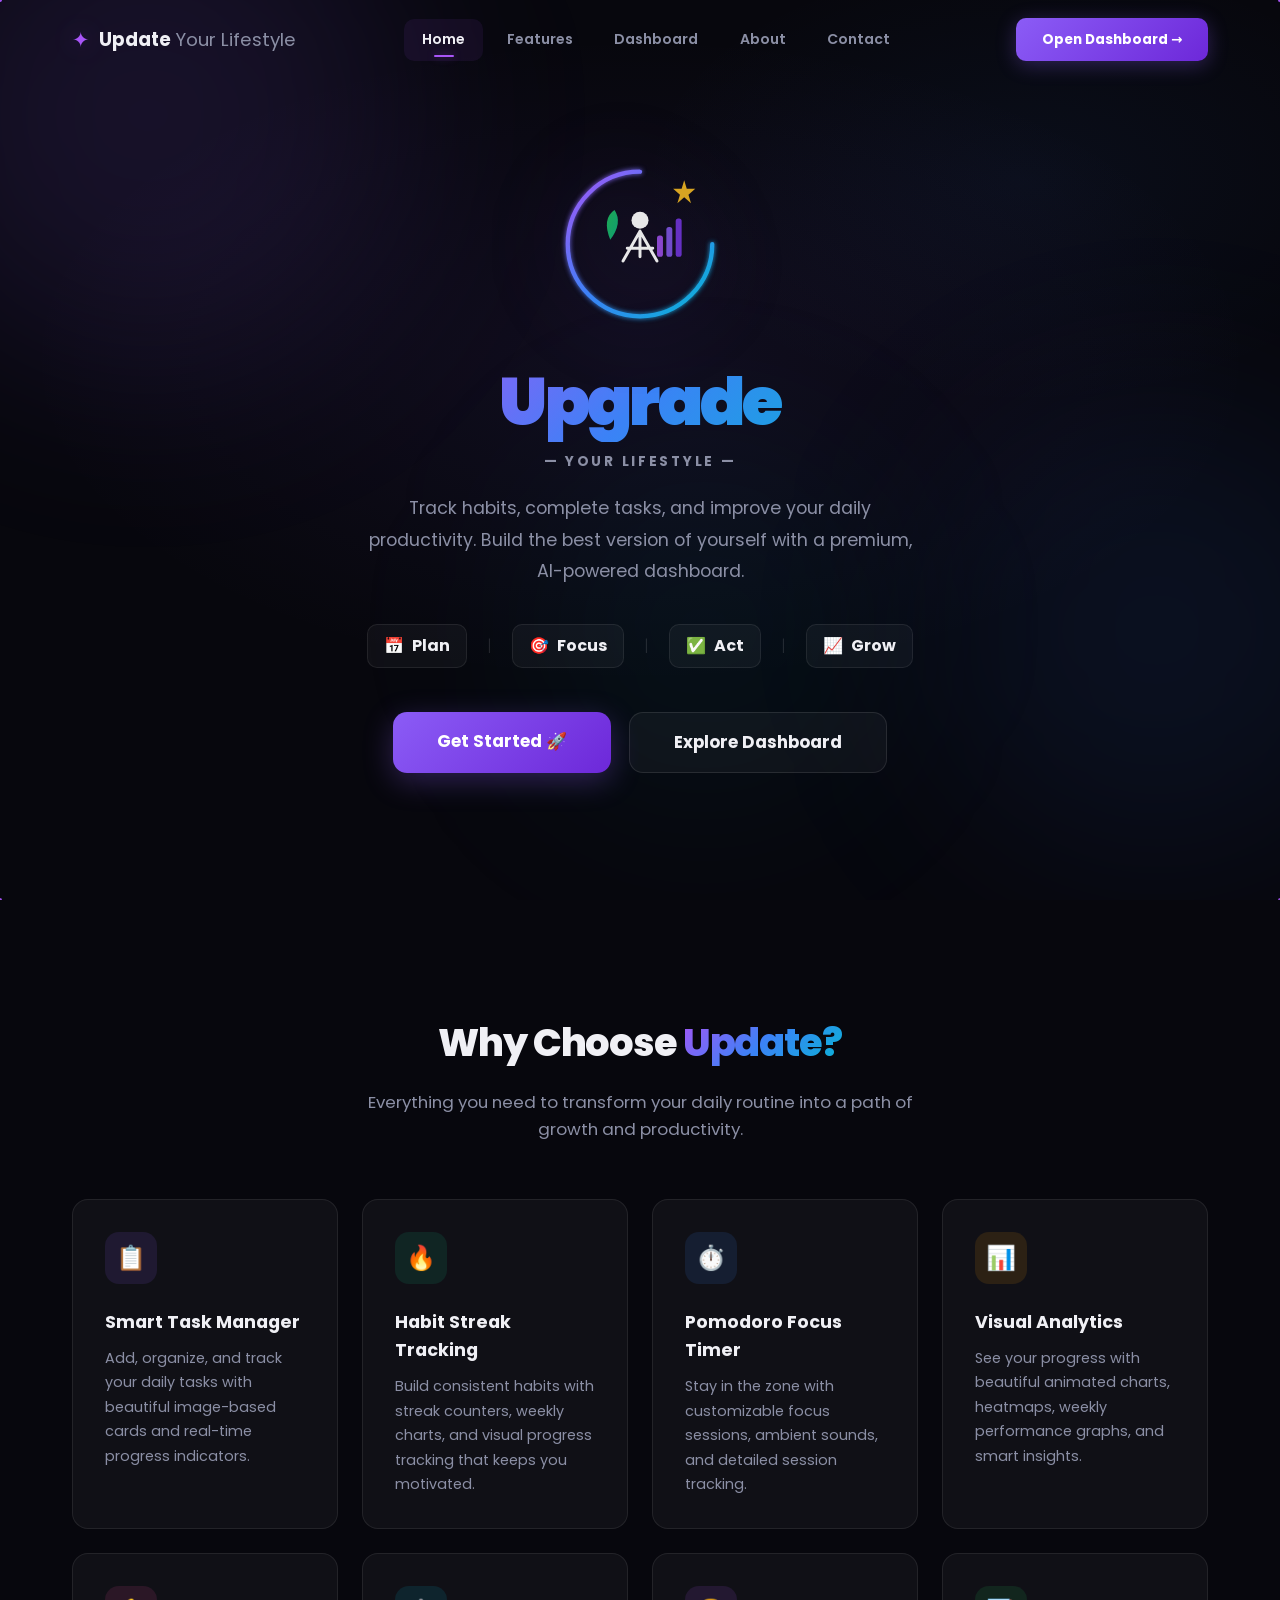
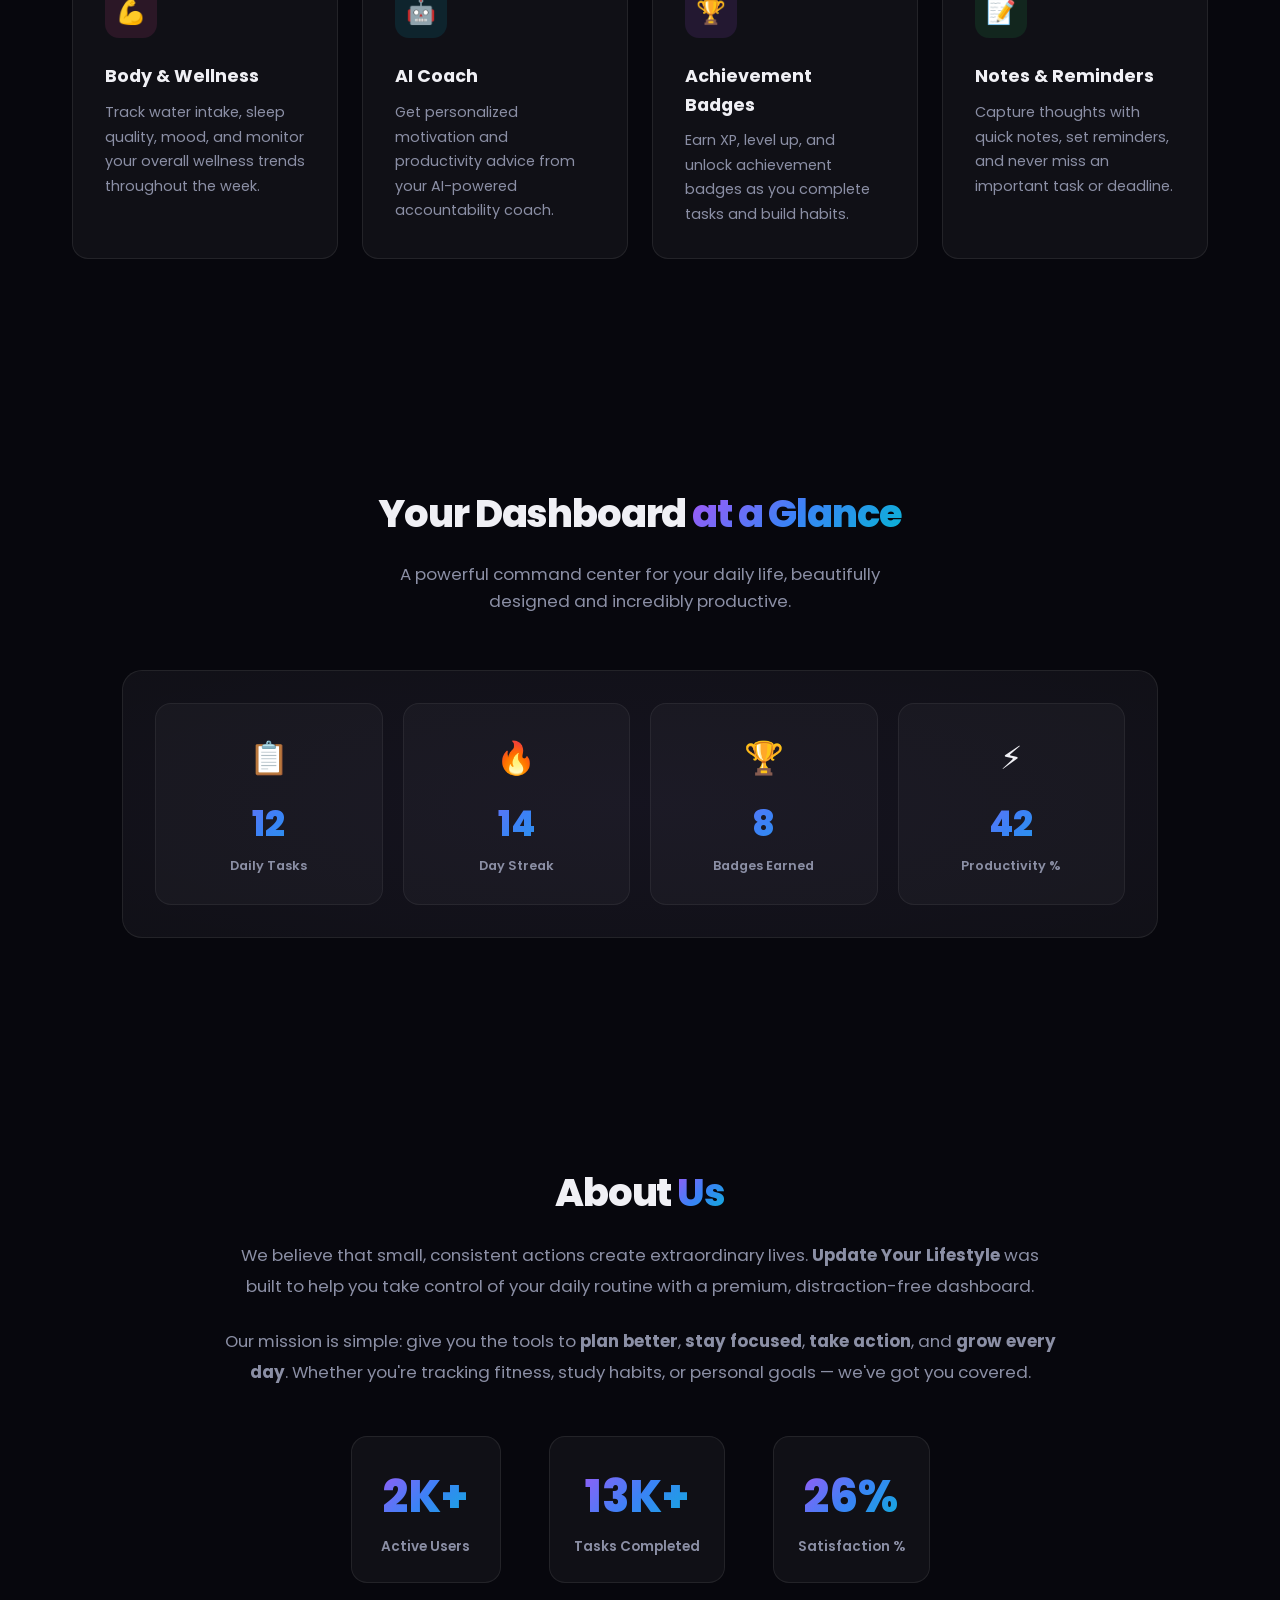
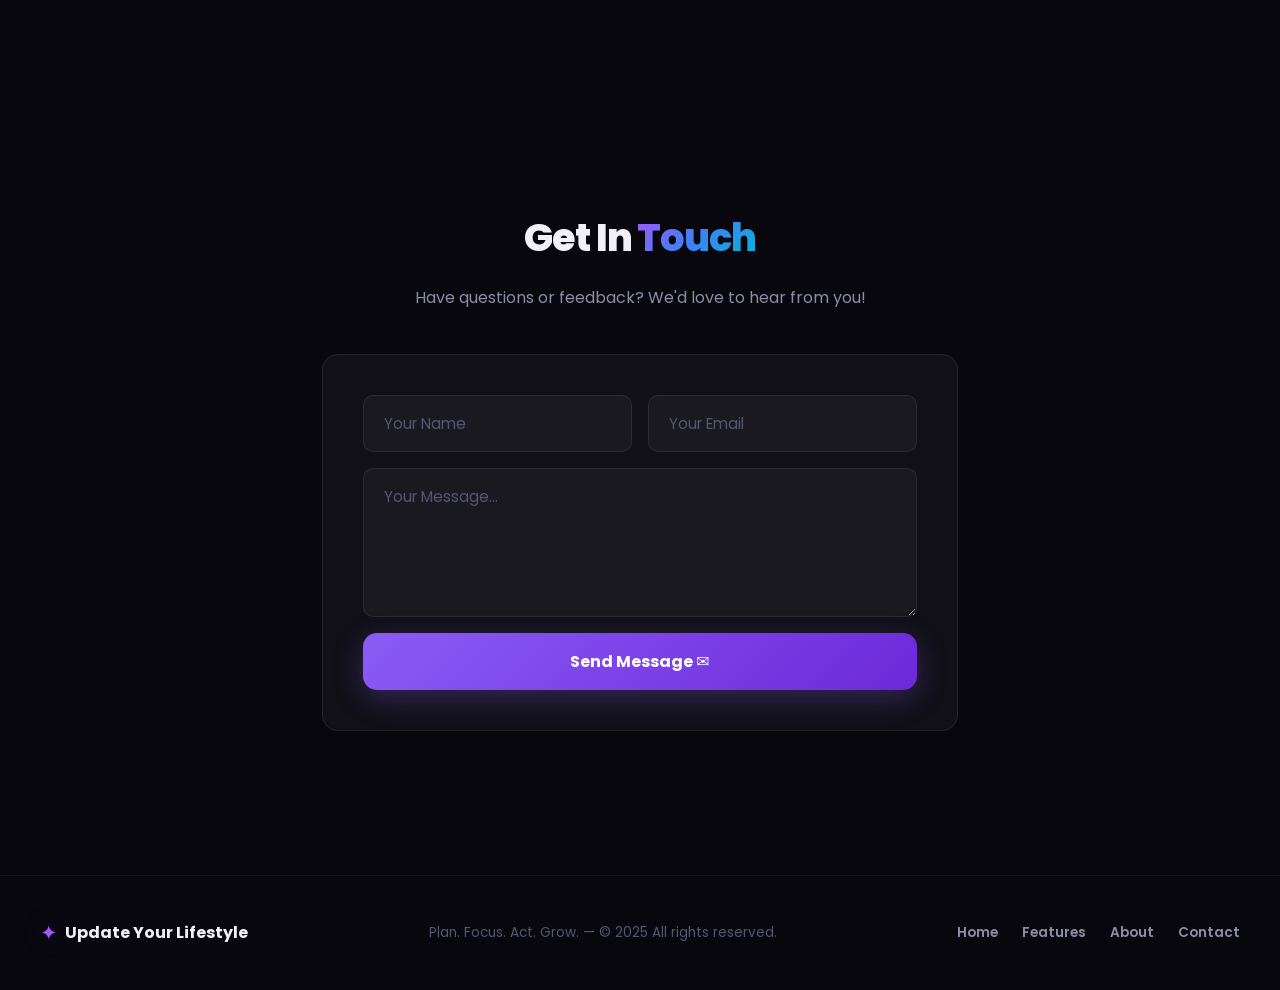
<file: index.html>
<!DOCTYPE html>
<html lang="en">
<head>
    <meta charset="UTF-8">
    <meta name="viewport" content="width=device-width, initial-scale=1.0">
    <title>Update Your Lifestyle — Upgrade Your Daily Productivity</title>
    <meta name="description" content="Track habits, complete tasks, and improve your daily productivity with a premium futuristic dashboard. Plan. Focus. Act. Grow.">
    <link rel="stylesheet" href="css/landing.css">
</head>
<body>
    <!-- Navigation -->
    <nav class="navbar" id="navbar">
        <div class="nav-container">
            <a href="#" class="nav-logo">
                <span class="logo-icon">✦</span>
                <span>Update <em>Your Lifestyle</em></span>
            </a>
            <div class="nav-links" id="nav-links">
                <a href="#hero" class="nav-link active">Home</a>
                <a href="#features" class="nav-link">Features</a>
                <a href="#dashboard-preview" class="nav-link">Dashboard</a>
                <a href="#about" class="nav-link">About</a>
                <a href="#contact" class="nav-link">Contact</a>
            </div>
            <a href="dashboard.html" class="nav-cta">Open Dashboard →</a>
            <button class="hamburger" id="hamburger" aria-label="Menu">
                <span></span><span></span><span></span>
            </button>
        </div>
    </nav>

    <!-- Hero Section -->
    <section class="hero" id="hero">
        <canvas id="particles" class="particles-canvas"></canvas>
        <div class="hero-bg-orbs">
            <div class="orb orb-1"></div>
            <div class="orb orb-2"></div>
            <div class="orb orb-3"></div>
        </div>
        <div class="hero-content">
            <div class="logo-emblem">
                <svg viewBox="0 0 200 200" width="170" height="170" class="logo-svg">
                    <defs>
                        <linearGradient id="ringGrad" x1="0%" y1="0%" x2="100%" y2="100%">
                            <stop offset="0%" stop-color="#a855f7"/>
                            <stop offset="50%" stop-color="#3b82f6"/>
                            <stop offset="100%" stop-color="#06b6d4"/>
                        </linearGradient>
                        <linearGradient id="leafGrad" x1="0%" y1="0%" x2="100%" y2="100%">
                            <stop offset="0%" stop-color="#22c55e"/>
                            <stop offset="100%" stop-color="#10b981"/>
                        </linearGradient>
                        <filter id="glow">
                            <feGaussianBlur stdDeviation="3" result="coloredBlur"/>
                            <feMerge><feMergeNode in="coloredBlur"/><feMergeNode in="SourceGraphic"/></feMerge>
                        </filter>
                    </defs>
                    <circle cx="100" cy="100" r="85" fill="none" stroke="url(#ringGrad)" stroke-width="5" stroke-linecap="round" stroke-dasharray="400 134" filter="url(#glow)"/>
                    <circle cx="100" cy="72" r="10" fill="white" opacity=".9"/>
                    <path d="M100 85 L80 120 M100 85 L120 120 M100 85 L100 115 M85 105 L115 105" stroke="white" stroke-width="3.5" stroke-linecap="round" fill="none" opacity=".9"/>
                    <path d="M65 95 Q55 70 70 60 Q80 75 65 95Z" fill="url(#leafGrad)" opacity=".85"/>
                    <rect x="120" y="90" width="7" height="25" rx="3" fill="#a855f7" opacity=".8"/>
                    <rect x="131" y="80" width="7" height="35" rx="3" fill="#8b5cf6" opacity=".8"/>
                    <rect x="142" y="70" width="7" height="45" rx="3" fill="#7c3aed" opacity=".8"/>
                    <polygon points="152,25 155,35 165,35 157,42 160,52 152,45 144,52 147,42 139,35 149,35" fill="#fbbf24" opacity=".85"/>
                </svg>
            </div>
            <h1 class="hero-title">
                <span class="gradient-text typewriter" id="hero-typed"></span>
                <span class="subtitle anim-slide-up" style="animation-delay:.8s">— YOUR LIFESTYLE —</span>
            </h1>
            <p class="hero-desc anim-slide-up" style="animation-delay:1s">Track habits, complete tasks, and improve your daily productivity. Build the best version of yourself with a premium, AI-powered dashboard.</p>
            <div class="hero-pillars anim-slide-up" style="animation-delay:1.2s">
                <div class="pillar"><span>📅</span> Plan</div>
                <div class="pillar-divider">|</div>
                <div class="pillar"><span>🎯</span> Focus</div>
                <div class="pillar-divider">|</div>
                <div class="pillar"><span>✅</span> Act</div>
                <div class="pillar-divider">|</div>
                <div class="pillar"><span>📈</span> Grow</div>
            </div>
            <div class="hero-buttons anim-slide-up" style="animation-delay:1.4s">
                <a href="dashboard.html" class="btn-hero btn-glow">Get Started 🚀</a>
                <a href="#dashboard-preview" class="btn-hero-outline">Explore Dashboard</a>
            </div>
        </div>
    </section>

    <!-- Features Section -->
    <section class="features" id="features">
        <h2 class="section-title">Why Choose <span class="gradient-text">Update?</span></h2>
        <p class="section-subtitle">Everything you need to transform your daily routine into a path of growth and productivity.</p>
        <div class="features-grid" id="features-grid">
            <div class="feature-card">
                <div class="feature-icon" style="background:rgba(139,92,246,.12);color:#a855f7;">📋</div>
                <h3>Smart Task Manager</h3>
                <p>Add, organize, and track your daily tasks with beautiful image-based cards and real-time progress indicators.</p>
            </div>
            <div class="feature-card">
                <div class="feature-icon" style="background:rgba(16,185,129,.12);color:#10b981;">🔥</div>
                <h3>Habit Streak Tracking</h3>
                <p>Build consistent habits with streak counters, weekly charts, and visual progress tracking that keeps you motivated.</p>
            </div>
            <div class="feature-card">
                <div class="feature-icon" style="background:rgba(59,130,246,.12);color:#3b82f6;">⏱️</div>
                <h3>Pomodoro Focus Timer</h3>
                <p>Stay in the zone with customizable focus sessions, ambient sounds, and detailed session tracking.</p>
            </div>
            <div class="feature-card">
                <div class="feature-icon" style="background:rgba(245,158,11,.12);color:#f59e0b;">📊</div>
                <h3>Visual Analytics</h3>
                <p>See your progress with beautiful animated charts, heatmaps, weekly performance graphs, and smart insights.</p>
            </div>
            <div class="feature-card">
                <div class="feature-icon" style="background:rgba(236,72,153,.12);color:#ec4899;">💪</div>
                <h3>Body & Wellness</h3>
                <p>Track water intake, sleep quality, mood, and monitor your overall wellness trends throughout the week.</p>
            </div>
            <div class="feature-card">
                <div class="feature-icon" style="background:rgba(6,182,212,.12);color:#06b6d4;">🤖</div>
                <h3>AI Coach</h3>
                <p>Get personalized motivation and productivity advice from your AI-powered accountability coach.</p>
            </div>
            <div class="feature-card">
                <div class="feature-icon" style="background:rgba(168,85,247,.12);color:#a855f7;">🏆</div>
                <h3>Achievement Badges</h3>
                <p>Earn XP, level up, and unlock achievement badges as you complete tasks and build habits.</p>
            </div>
            <div class="feature-card">
                <div class="feature-icon" style="background:rgba(34,197,94,.12);color:#22c55e;">📝</div>
                <h3>Notes & Reminders</h3>
                <p>Capture thoughts with quick notes, set reminders, and never miss an important task or deadline.</p>
            </div>
        </div>
    </section>

    <!-- Dashboard Preview Section -->
    <section class="dashboard-preview" id="dashboard-preview">
        <h2 class="section-title">Your Dashboard <span class="gradient-text">at a Glance</span></h2>
        <p class="section-subtitle">A powerful command center for your daily life, beautifully designed and incredibly productive.</p>
        <div class="preview-container">
            <div class="preview-stats" id="preview-stats">
                <div class="preview-stat">
                    <span class="preview-stat-icon">📋</span>
                    <span class="preview-stat-value" data-target="12">0</span>
                    <span class="preview-stat-label">Daily Tasks</span>
                </div>
                <div class="preview-stat">
                    <span class="preview-stat-icon">🔥</span>
                    <span class="preview-stat-value" data-target="21">0</span>
                    <span class="preview-stat-label">Day Streak</span>
                </div>
                <div class="preview-stat">
                    <span class="preview-stat-icon">🏆</span>
                    <span class="preview-stat-value" data-target="8">0</span>
                    <span class="preview-stat-label">Badges Earned</span>
                </div>
                <div class="preview-stat">
                    <span class="preview-stat-icon">⚡</span>
                    <span class="preview-stat-value" data-target="94">0</span>
                    <span class="preview-stat-label">Productivity %</span>
                </div>
            </div>
        </div>
    </section>

    <!-- About Section -->
    <section class="about" id="about">
        <div class="about-content">
            <h2 class="section-title">About <span class="gradient-text">Us</span></h2>
            <p class="about-text">We believe that small, consistent actions create extraordinary lives. <strong>Update Your Lifestyle</strong> was built to help you take control of your daily routine with a premium, distraction-free dashboard.</p>
            <p class="about-text">Our mission is simple: give you the tools to <strong>plan better</strong>, <strong>stay focused</strong>, <strong>take action</strong>, and <strong>grow every day</strong>. Whether you're tracking fitness, study habits, or personal goals — we've got you covered.</p>
            <div class="about-stats" id="about-stats">
                <div class="about-stat"><strong data-count="10000">0</strong><span>Active Users</span></div>
                <div class="about-stat"><strong data-count="50000">0</strong><span>Tasks Completed</span></div>
                <div class="about-stat"><strong data-count="98">0</strong><span>Satisfaction %</span></div>
            </div>
        </div>
    </section>

    <!-- Contact Section -->
    <section class="contact" id="contact">
        <h2 class="section-title">Get In <span class="gradient-text">Touch</span></h2>
        <p class="contact-desc">Have questions or feedback? We'd love to hear from you!</p>
        <form class="contact-form" id="contact-form">
            <div class="form-row">
                <input type="text" placeholder="Your Name" required>
                <input type="email" placeholder="Your Email" required>
            </div>
            <textarea placeholder="Your Message..." rows="5" required></textarea>
            <button type="submit" class="btn-hero">Send Message ✉️</button>
        </form>
    </section>

    <!-- Footer -->
    <footer class="footer">
        <div class="footer-content">
            <div class="footer-logo">
                <span class="logo-icon">✦</span> Update Your Lifestyle
            </div>
            <p>Plan. Focus. Act. Grow. — © 2025 All rights reserved.</p>
            <div class="footer-links">
                <a href="#hero">Home</a>
                <a href="#features">Features</a>
                <a href="#about">About</a>
                <a href="#contact">Contact</a>
            </div>
        </div>
    </footer>

    <script>
    // ===== Smooth Scroll =====
    document.querySelectorAll('a[href^="#"]').forEach(a => {
        a.addEventListener('click', e => {
            e.preventDefault();
            const target = document.querySelector(a.getAttribute('href'));
            if (target) {
                target.scrollIntoView({ behavior: 'smooth', block: 'start' });
                // Close mobile menu
                document.getElementById('hamburger').classList.remove('active');
                document.getElementById('nav-links').classList.remove('open');
            }
        });
    });

    // ===== Navbar Scroll Effect =====
    let lastScroll = 0;
    window.addEventListener('scroll', () => {
        const navbar = document.getElementById('navbar');
        navbar.classList.toggle('scrolled', window.scrollY > 40);
        
        // Update active nav link based on scroll position
        const sections = ['hero', 'features', 'dashboard-preview', 'about', 'contact'];
        const scrollPos = window.scrollY + 200;
        sections.forEach(id => {
            const section = document.getElementById(id);
            if (section && scrollPos >= section.offsetTop && scrollPos < section.offsetTop + section.offsetHeight) {
                document.querySelectorAll('.nav-link').forEach(l => l.classList.remove('active'));
                const activeLink = document.querySelector(`.nav-link[href="#${id}"]`);
                if (activeLink) activeLink.classList.add('active');
            }
        });
    });

    // ===== Hamburger Menu =====
    document.getElementById('hamburger').addEventListener('click', function() {
        this.classList.toggle('active');
        document.getElementById('nav-links').classList.toggle('open');
    });

    // ===== Contact Form =====
    document.getElementById('contact-form').addEventListener('submit', e => {
        e.preventDefault();
        alert('Thank you! Your message has been sent.');
        e.target.reset();
    });

    // ===== Typing Effect =====
    const typed = document.getElementById('hero-typed');
    const word = 'Upgrade';
    let ci = 0;
    function typeChar() {
        if (ci < word.length) {
            typed.textContent += word[ci];
            ci++;
            setTimeout(typeChar, 100);
        } else {
            typed.classList.add('typed-done');
        }
    }
    setTimeout(typeChar, 500);

    // ===== Scroll Reveal (Intersection Observer) =====
    const revealObserver = new IntersectionObserver(entries => {
        entries.forEach(entry => {
            if (entry.isIntersecting) {
                entry.target.classList.add('visible');
                revealObserver.unobserve(entry.target);
            }
        });
    }, { threshold: .1, rootMargin: '0px 0px -40px 0px' });

    document.querySelectorAll('.feature-card, .about-content, .contact-form, .about-stat, .preview-stat, .preview-container').forEach(el => {
        el.classList.add('fade-observe');
        revealObserver.observe(el);
    });

    // Stagger feature cards
    document.querySelectorAll('.feature-card').forEach((c, i) => {
        c.style.transitionDelay = i * 0.08 + 's';
    });

    // ===== About Counter Animation =====
    let aboutCounted = false;
    const aboutObs = new IntersectionObserver(entries => {
        entries.forEach(e => {
            if (e.isIntersecting && !aboutCounted) {
                aboutCounted = true;
                document.querySelectorAll('[data-count]').forEach(el => {
                    const target = parseInt(el.dataset.count);
                    let current = 0;
                    const step = Math.ceil(target / 50);
                    const timer = setInterval(() => {
                        current += step;
                        if (current >= target) { current = target; clearInterval(timer); }
                        el.textContent = target >= 10000 ? Math.floor(current / 1000) + 'K+' : current + (target === 98 ? '%' : '+');
                    }, 35);
                });
            }
        });
    }, { threshold: .3 });
    aboutObs.observe(document.getElementById('about-stats'));

    // ===== Dashboard Preview Counter Animation =====
    let previewCounted = false;
    const previewObs = new IntersectionObserver(entries => {
        entries.forEach(e => {
            if (e.isIntersecting && !previewCounted) {
                previewCounted = true;
                document.querySelectorAll('[data-target]').forEach(el => {
                    const target = parseInt(el.dataset.target);
                    let current = 0;
                    const step = Math.max(1, Math.ceil(target / 40));
                    const timer = setInterval(() => {
                        current += step;
                        if (current >= target) { current = target; clearInterval(timer); }
                        el.textContent = current;
                    }, 40);
                });
            }
        });
    }, { threshold: .3 });
    previewObs.observe(document.getElementById('preview-stats'));

    // ===== Particle System (Optimized) =====
    const canvas = document.getElementById('particles');
    const ctx = canvas.getContext('2d');
    let W, H;
    function resizeCanvas() {
        W = canvas.width = window.innerWidth;
        H = canvas.height = window.innerHeight;
    }
    resizeCanvas();
    window.addEventListener('resize', resizeCanvas);

    // Fewer particles for performance
    const particles = [];
    const PARTICLE_COUNT = Math.min(45, Math.floor(window.innerWidth / 30));
    for (let i = 0; i < PARTICLE_COUNT; i++) {
        particles.push({
            x: Math.random() * W,
            y: Math.random() * H,
            r: Math.random() * 1.8 + .4,
            dx: (Math.random() - .5) * .35,
            dy: (Math.random() - .5) * .35,
            o: Math.random() * .4 + .15
        });
    }

    let animFrame;
    function drawParticles() {
        ctx.clearRect(0, 0, W, H);
        
        for (let i = 0; i < particles.length; i++) {
            const p = particles[i];
            p.x += p.dx;
            p.y += p.dy;
            if (p.x < 0) p.x = W;
            if (p.x > W) p.x = 0;
            if (p.y < 0) p.y = H;
            if (p.y > H) p.y = 0;
            
            ctx.beginPath();
            ctx.arc(p.x, p.y, p.r, 0, Math.PI * 2);
            ctx.fillStyle = `rgba(168, 85, 247, ${p.o})`;
            ctx.fill();
        }
        
        // Connect nearby particles (limited for performance)
        for (let i = 0; i < particles.length; i++) {
            for (let j = i + 1; j < particles.length; j++) {
                const dx = particles[i].x - particles[j].x;
                const dy = particles[i].y - particles[j].y;
                const d = dx * dx + dy * dy;
                if (d < 14400) { // 120px squared
                    ctx.beginPath();
                    ctx.moveTo(particles[i].x, particles[i].y);
                    ctx.lineTo(particles[j].x, particles[j].y);
                    ctx.strokeStyle = `rgba(168, 85, 247, ${0.06 * (1 - Math.sqrt(d) / 120)})`;
                    ctx.lineWidth = 0.5;
                    ctx.stroke();
                }
            }
        }
        animFrame = requestAnimationFrame(drawParticles);
    }
    
    // Only animate when hero is visible
    const heroObs = new IntersectionObserver(entries => {
        entries.forEach(e => {
            if (e.isIntersecting) {
                if (!animFrame) drawParticles();
            } else {
                cancelAnimationFrame(animFrame);
                animFrame = null;
            }
        });
    }, { threshold: 0 });
    heroObs.observe(document.getElementById('hero'));
    </script>
</body>
</html>
</file>
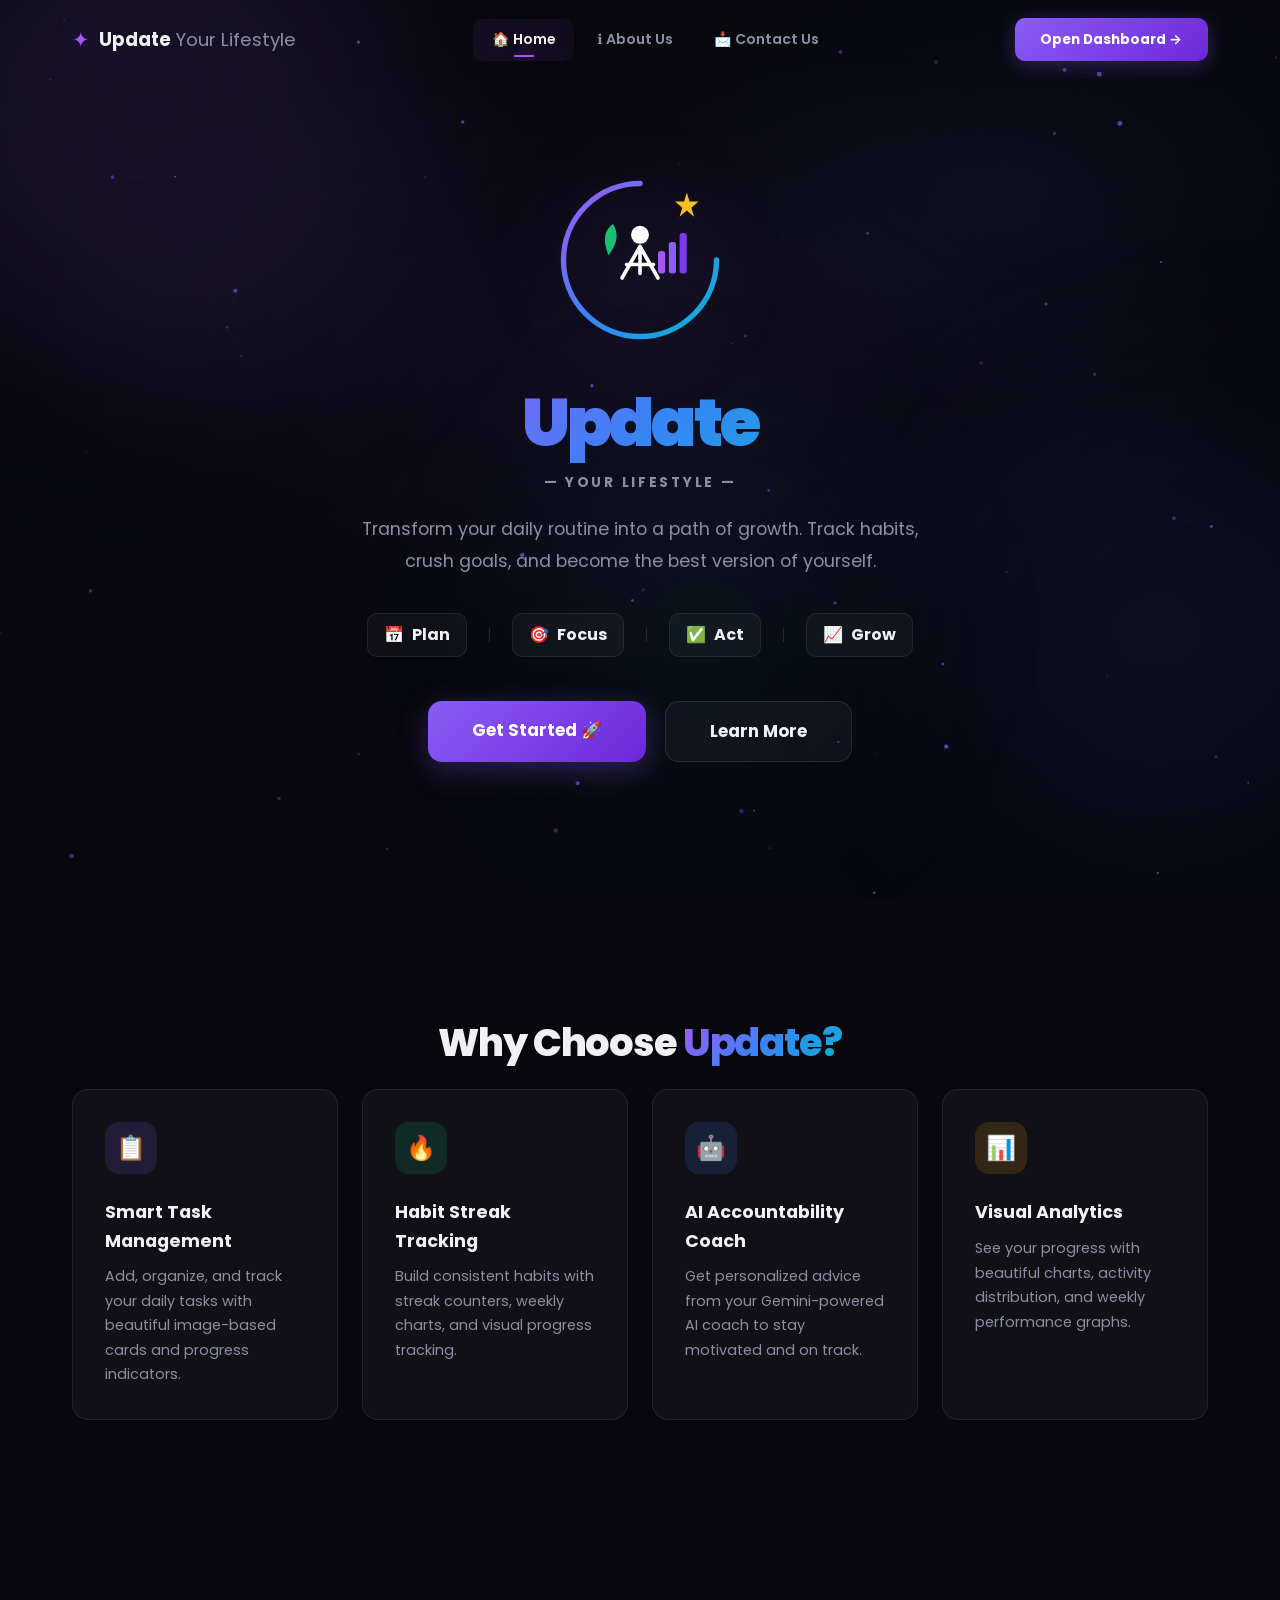
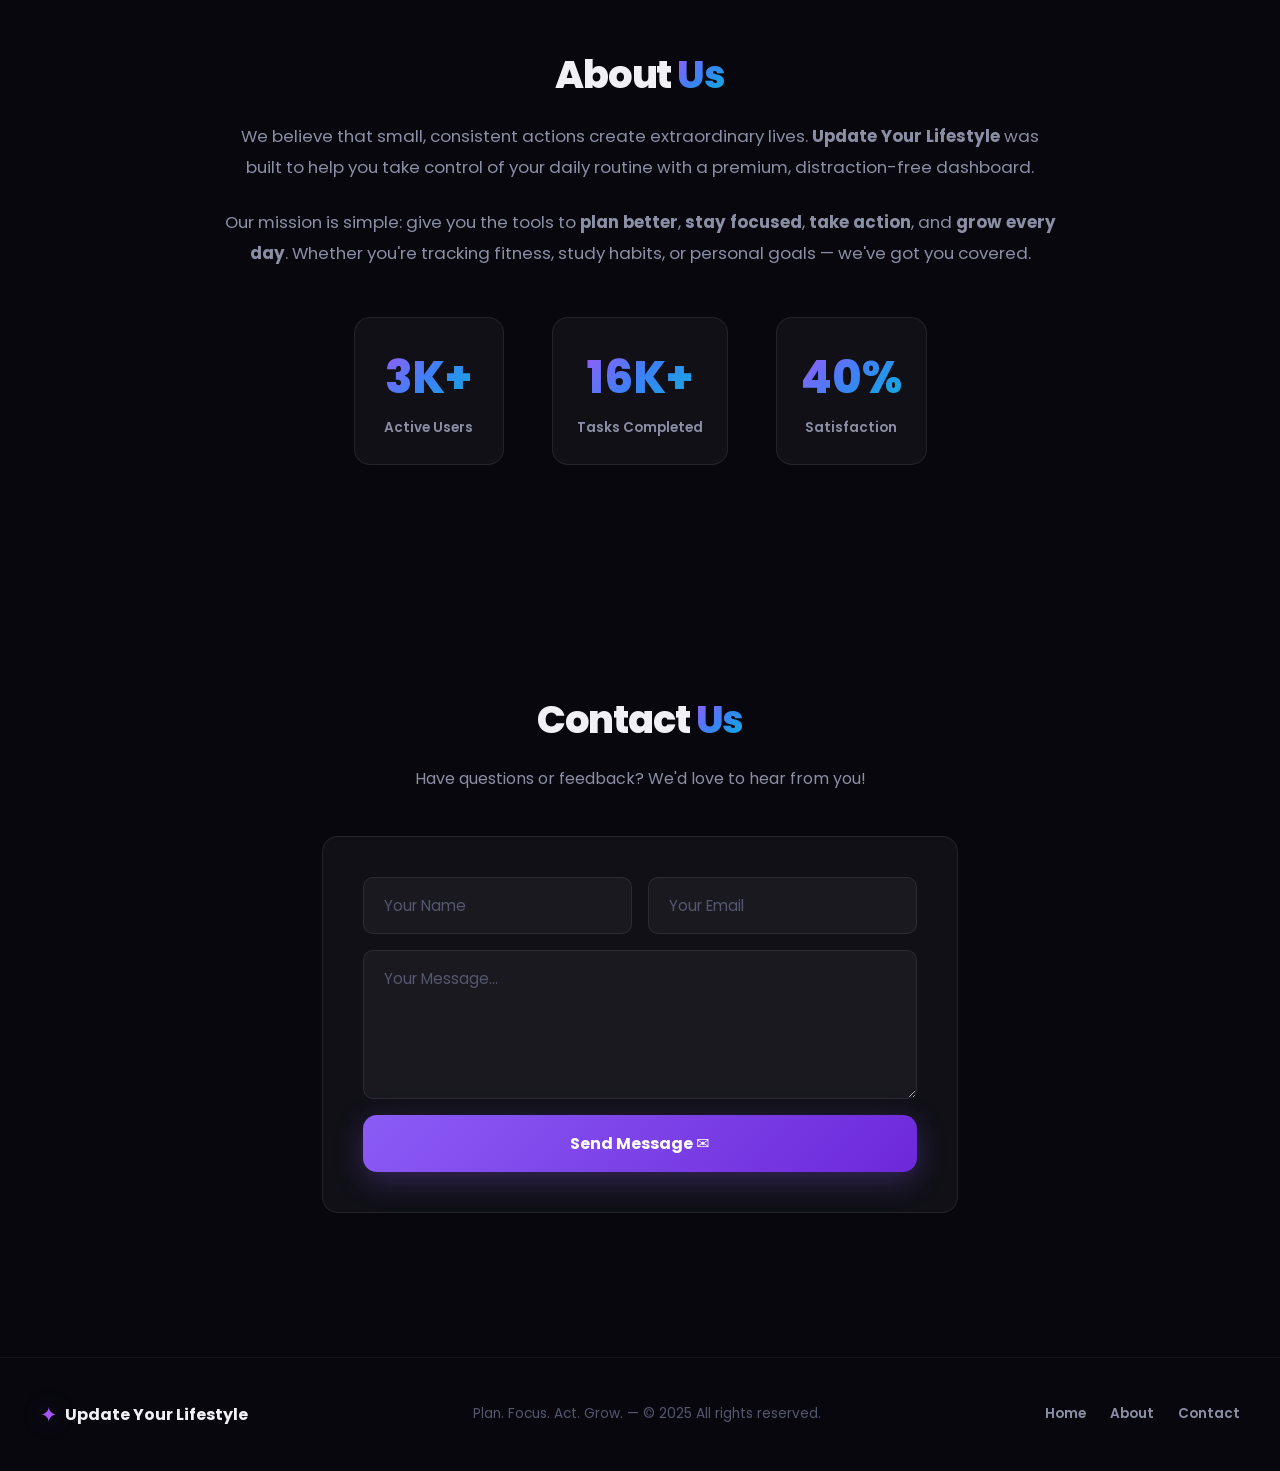
<file: landing.html>
<!DOCTYPE html>
<html lang="en">
<head>
    <meta charset="UTF-8">
    <meta name="viewport" content="width=device-width, initial-scale=1.0">
    <title>Update Your Lifestyle - Plan. Focus. Act. Grow.</title>
    <link href="https://fonts.googleapis.com/css2?family=Inter:wght@300;400;500;600;700;800;900&display=swap" rel="stylesheet">
    <link rel="stylesheet" href="css/landing.css">
</head>
<body>
    <!-- Navigation -->
    <nav class="navbar" id="navbar">
        <div class="nav-container">
            <a href="#" class="nav-logo">
                <span class="logo-icon">✦</span>
                <span>Update <em>Your Lifestyle</em></span>
            </a>
            <div class="nav-links">
                <a href="index.html" class="nav-link active">🏠 Home</a>
                <a href="#about" class="nav-link">ℹ️ About Us</a>
                <a href="#contact" class="nav-link">📩 Contact Us</a>
            </div>
            <a href="index.html" class="nav-cta">Open Dashboard →</a>
            <button class="hamburger" id="hamburger" aria-label="Menu">
                <span></span><span></span><span></span>
            </button>
        </div>
    </nav>

    <!-- Hero Section -->
    <section class="hero" id="hero">
        <canvas id="particles" class="particles-canvas"></canvas>
        <div class="hero-bg-orbs">
            <div class="orb orb-1"></div>
            <div class="orb orb-2"></div>
            <div class="orb orb-3"></div>
        </div>
        <div class="hero-content">
            <div class="logo-emblem">
                <svg viewBox="0 0 200 200" width="180" height="180" class="logo-svg">
                    <!-- Gradient ring -->
                    <defs>
                        <linearGradient id="ringGrad" x1="0%" y1="0%" x2="100%" y2="100%">
                            <stop offset="0%" stop-color="#a855f7"/>
                            <stop offset="50%" stop-color="#3b82f6"/>
                            <stop offset="100%" stop-color="#06b6d4"/>
                        </linearGradient>
                        <linearGradient id="leafGrad" x1="0%" y1="0%" x2="100%" y2="100%">
                            <stop offset="0%" stop-color="#22c55e"/>
                            <stop offset="100%" stop-color="#10b981"/>
                        </linearGradient>
                    </defs>
                    <!-- Ring -->
                    <circle cx="100" cy="100" r="85" fill="none" stroke="url(#ringGrad)" stroke-width="6" stroke-linecap="round" stroke-dasharray="400 134"/>
                    <!-- Person figure -->
                    <circle cx="100" cy="72" r="10" fill="white"/>
                    <path d="M100 85 L80 120 M100 85 L120 120 M100 85 L100 115 M85 105 L115 105" stroke="white" stroke-width="4" stroke-linecap="round" fill="none"/>
                    <!-- Leaf -->
                    <path d="M65 95 Q55 70 70 60 Q80 75 65 95Z" fill="url(#leafGrad)"/>
                    <!-- Bars -->
                    <rect x="120" y="90" width="8" height="25" rx="3" fill="#a855f7"/>
                    <rect x="132" y="80" width="8" height="35" rx="3" fill="#8b5cf6"/>
                    <rect x="144" y="70" width="8" height="45" rx="3" fill="#7c3aed"/>
                    <!-- Star -->
                    <polygon points="152,25 155,35 165,35 157,42 160,52 152,45 144,52 147,42 139,35 149,35" fill="#fbbf24"/>
                </svg>
            </div>
            <h1 class="hero-title">
                <span class="gradient-text typewriter" id="hero-typed"></span>
                <span class="subtitle anim-slide-up" style="animation-delay:.8s">— YOUR LIFESTYLE —</span>
            </h1>
            <p class="hero-desc anim-slide-up" style="animation-delay:1s">Transform your daily routine into a path of growth. Track habits, crush goals, and become the best version of yourself.</p>
            <div class="hero-pillars">
                <div class="pillar"><span>📅</span> Plan</div>
                <div class="pillar-divider">|</div>
                <div class="pillar"><span>🎯</span> Focus</div>
                <div class="pillar-divider">|</div>
                <div class="pillar"><span>✅</span> Act</div>
                <div class="pillar-divider">|</div>
                <div class="pillar"><span>📈</span> Grow</div>
            </div>
            <div class="hero-buttons anim-slide-up" style="animation-delay:1.4s">
                <a href="index.html" class="btn-hero btn-glow">Get Started 🚀</a>
                <a href="#about" class="btn-hero-outline">Learn More</a>
            </div>
        </div>
    </section>

    <!-- Features Section -->
    <section class="features" id="features">
        <h2 class="section-title">Why Choose <span class="gradient-text">Update?</span></h2>
        <div class="features-grid" id="features-grid">
            <div class="feature-card">
                <div class="feature-icon" style="background:rgba(139,92,246,.15);color:#a855f7;">📋</div>
                <h3>Smart Task Management</h3>
                <p>Add, organize, and track your daily tasks with beautiful image-based cards and progress indicators.</p>
            </div>
            <div class="feature-card">
                <div class="feature-icon" style="background:rgba(16,185,129,.15);color:#10b981;">🔥</div>
                <h3>Habit Streak Tracking</h3>
                <p>Build consistent habits with streak counters, weekly charts, and visual progress tracking.</p>
            </div>
            <div class="feature-card">
                <div class="feature-icon" style="background:rgba(59,130,246,.15);color:#3b82f6;">🤖</div>
                <h3>AI Accountability Coach</h3>
                <p>Get personalized advice from your Gemini-powered AI coach to stay motivated and on track.</p>
            </div>
            <div class="feature-card">
                <div class="feature-icon" style="background:rgba(245,158,11,.15);color:#f59e0b;">📊</div>
                <h3>Visual Analytics</h3>
                <p>See your progress with beautiful charts, activity distribution, and weekly performance graphs.</p>
            </div>
        </div>
    </section>

    <!-- About Section -->
    <section class="about" id="about">
        <div class="about-content">
            <h2 class="section-title">About <span class="gradient-text">Us</span></h2>
            <p class="about-text">We believe that small, consistent actions create extraordinary lives. <strong>Update Your Lifestyle</strong> was built to help you take control of your daily routine with a premium, distraction-free dashboard.</p>
            <p class="about-text">Our mission is simple: give you the tools to <strong>plan better</strong>, <strong>stay focused</strong>, <strong>take action</strong>, and <strong>grow every day</strong>. Whether you're tracking fitness, study habits, or personal goals — we've got you covered.</p>
            <div class="about-stats" id="about-stats">
                <div class="about-stat"><strong data-count="10000">0</strong><span>Active Users</span></div>
                <div class="about-stat"><strong data-count="50000">0</strong><span>Tasks Completed</span></div>
                <div class="about-stat"><strong data-count="98">0</strong><span>Satisfaction</span></div>
            </div>
        </div>
    </section>

    <!-- Contact Section -->
    <section class="contact" id="contact">
        <h2 class="section-title">Contact <span class="gradient-text">Us</span></h2>
        <p class="contact-desc">Have questions or feedback? We'd love to hear from you!</p>
        <form class="contact-form" id="contact-form">
            <div class="form-row">
                <input type="text" placeholder="Your Name" required>
                <input type="email" placeholder="Your Email" required>
            </div>
            <textarea placeholder="Your Message..." rows="5" required></textarea>
            <button type="submit" class="btn-hero">Send Message ✉️</button>
        </form>
    </section>

    <!-- Footer -->
    <footer class="footer">
        <div class="footer-content">
            <div class="footer-logo">
                <span class="logo-icon">✦</span> Update Your Lifestyle
            </div>
            <p>Plan. Focus. Act. Grow. — © 2025 All rights reserved.</p>
            <div class="footer-links">
                <a href="index.html">Home</a>
                <a href="#about">About</a>
                <a href="#contact">Contact</a>
            </div>
        </div>
    </footer>

    <script>
    // Smooth scroll
    document.querySelectorAll('a[href^="#"]').forEach(a=>{
        a.addEventListener('click',e=>{e.preventDefault();const t=document.querySelector(a.getAttribute('href'));if(t)t.scrollIntoView({behavior:'smooth'});});
    });
    // Navbar
    window.addEventListener('scroll',()=>document.getElementById('navbar').classList.toggle('scrolled',window.scrollY>50));
    // Hamburger
    document.getElementById('hamburger').addEventListener('click',function(){this.classList.toggle('active');document.querySelector('.nav-links').classList.toggle('open');});
    // Contact
    document.getElementById('contact-form').addEventListener('submit',e=>{e.preventDefault();alert('Thank you! Message sent.');e.target.reset();});

    // Typing effect
    const typed=document.getElementById('hero-typed');
    const word='Update';let ci=0;
    function typeChar(){if(ci<word.length){typed.textContent+=word[ci];ci++;setTimeout(typeChar,120);}else{typed.classList.add('typed-done');}}
    setTimeout(typeChar,400);

    // Scroll observer for fade-in
    const obs=new IntersectionObserver(entries=>entries.forEach(e=>{if(e.isIntersecting)e.target.classList.add('visible');}),{threshold:.1});
    document.querySelectorAll('.feature-card,.about-content,.contact-form,.about-stat').forEach(el=>{el.classList.add('fade-observe');obs.observe(el);});

    // Stagger feature cards
    document.querySelectorAll('.feature-card').forEach((c,i)=>c.style.transitionDelay=i*0.15+'s');

    // Counter animation
    let counted=false;
    const statsObs=new IntersectionObserver(entries=>{entries.forEach(e=>{if(e.isIntersecting&&!counted){counted=true;
        document.querySelectorAll('[data-count]').forEach(el=>{
            const target=parseInt(el.dataset.count);const suffix=target>=1000?(target===98?'%':'+'):(target===98?'%':'+');
            const fmt=target>=10000?'K+':target===98?'%':'+';
            let current=0;const step=Math.ceil(target/60);
            const timer=setInterval(()=>{current+=step;if(current>=target){current=target;clearInterval(timer);}
                el.textContent=target>=10000?Math.floor(current/1000)+'K+':current+(target===98?'%':'+');
            },30);
        });
    }});},{threshold:.3});
    statsObs.observe(document.getElementById('about-stats'));

    // Particles
    const canvas=document.getElementById('particles');const ctx=canvas.getContext('2d');
    let W,H;function resize(){W=canvas.width=window.innerWidth;H=canvas.height=window.innerHeight;}
    resize();window.addEventListener('resize',resize);
    const pts=[];for(let i=0;i<60;i++)pts.push({x:Math.random()*W,y:Math.random()*H,r:Math.random()*2+.5,dx:(Math.random()-.5)*.4,dy:(Math.random()-.5)*.4,o:Math.random()*.5+.2});
    function drawParticles(){
        ctx.clearRect(0,0,W,H);
        pts.forEach(p=>{
            p.x+=p.dx;p.y+=p.dy;
            if(p.x<0)p.x=W;if(p.x>W)p.x=0;if(p.y<0)p.y=H;if(p.y>H)p.y=0;
            ctx.beginPath();ctx.arc(p.x,p.y,p.r,0,Math.PI*2);ctx.fillStyle=`rgba(139,92,246,${p.o})`;ctx.fill();
        });
        // Connect nearby particles
        for(let i=0;i<pts.length;i++)for(let j=i+1;j<pts.length;j++){
            const dx=pts[i].x-pts[j].x,dy=pts[i].y-pts[j].y,d=Math.sqrt(dx*dx+dy*dy);
            if(d<120){ctx.beginPath();ctx.moveTo(pts[i].x,pts[i].y);ctx.lineTo(pts[j].x,pts[j].y);ctx.strokeStyle=`rgba(139,92,246,${.08*(1-d/120)})`;ctx.stroke();}
        }
        requestAnimationFrame(drawParticles);
    }
    drawParticles();
    </script>
</body>
</html>
</file>
<file: css/landing.css>
/* ======================================================
   UPDATE YOUR LIFESTYLE — Landing Page
   Dark Futuristic Theme with Neon Gradients & Glassmorphism
   ====================================================== */

@import url('https://fonts.googleapis.com/css2?family=Poppins:wght@300;400;500;600;700;800;900&display=swap');

*{box-sizing:border-box;margin:0;padding:0;}

:root {
  --bg-dark: #07070d;
  --bg-section: #0b0b14;
  --surface: rgba(255,255,255,0.03);
  --surface-border: rgba(255,255,255,0.06);
  --glass: rgba(255,255,255,0.04);
  --glass-border: rgba(255,255,255,0.08);
  --text-primary: #f0f0f5;
  --text-secondary: #8b8fa5;
  --text-muted: #555770;
  --neon-purple: #a855f7;
  --neon-blue: #3b82f6;
  --neon-cyan: #06b6d4;
  --neon-green: #10b981;
  --neon-pink: #ec4899;
  --glow-purple: rgba(168,85,247,0.4);
  --glow-blue: rgba(59,130,246,0.3);
  --gradient-primary: linear-gradient(135deg, #a855f7, #3b82f6, #06b6d4);
  --gradient-cta: linear-gradient(135deg, #8b5cf6, #6d28d9);
  --gradient-glow: linear-gradient(135deg, rgba(168,85,247,0.15), rgba(59,130,246,0.1), rgba(6,182,212,0.08));
  --radius: 16px;
  --radius-sm: 10px;
}

body {
  font-family: 'Poppins', 'Inter', system-ui, sans-serif;
  background: var(--bg-dark);
  color: var(--text-primary);
  -webkit-font-smoothing: antialiased;
  overflow-x: hidden;
  line-height: 1.6;
}
a { text-decoration: none; color: inherit; }
button { cursor: pointer; font-family: inherit; border: none; background: none; color: inherit; }

/* ===== Animations ===== */
@keyframes fadeUp { from { opacity:0; transform:translateY(30px) } to { opacity:1; transform:translateY(0) } }
@keyframes slideUp { from { opacity:0; transform:translateY(40px) } to { opacity:1; transform:translateY(0) } }
@keyframes fadeIn { from { opacity:0 } to { opacity:1 } }
@keyframes float { 0%,100% { transform:translateY(0) } 50% { transform:translateY(-14px) } }
@keyframes pulse { 0%,100% { opacity:.4 } 50% { opacity:.8 } }
@keyframes glowPulse { 0%,100% { box-shadow:0 8px 30px rgba(139,92,246,.3) } 50% { box-shadow:0 8px 50px rgba(139,92,246,.6), 0 0 80px rgba(139,92,246,.15) } }
@keyframes shimmer { 0% { background-position:-200% center } 100% { background-position:200% center } }
@keyframes blink { 0%,100% { opacity:1 } 50% { opacity:0 } }
@keyframes scaleIn { from { opacity:0; transform:scale(.8) } to { opacity:1; transform:scale(1) } }
@keyframes orbFloat1 { 0% { transform:translate(0,0) scale(1) } 33% { transform:translate(40px,-30px) scale(1.05) } 66% { transform:translate(-30px,20px) scale(.95) } 100% { transform:translate(0,0) scale(1) } }
@keyframes orbFloat2 { 0% { transform:translate(0,0) scale(1) } 33% { transform:translate(-35px,40px) scale(.95) } 66% { transform:translate(20px,-35px) scale(1.05) } 100% { transform:translate(0,0) scale(1) } }
@keyframes gradientWave { 0% { background-position: 0% 50% } 50% { background-position: 100% 50% } 100% { background-position: 0% 50% } }
@keyframes counterPulse { 0% { transform: scale(1) } 50% { transform: scale(1.05) } 100% { transform: scale(1) } }

.fade-observe { opacity:0; transform:translateY(25px); transition:all .7s cubic-bezier(.16,1,.3,1); }
.fade-observe.visible { opacity:1; transform:translateY(0); }
.anim-slide-up { opacity:0; animation:slideUp .7s ease both; }

/* ===== Gradient Text ===== */
.gradient-text {
  background: var(--gradient-primary);
  -webkit-background-clip: text;
  -webkit-text-fill-color: transparent;
  background-clip: text;
}

/* ===== Navbar ===== */
.navbar {
  position: fixed; top: 0; left: 0; right: 0; z-index: 100;
  padding: 1.15rem 0;
  transition: all .4s cubic-bezier(.4,0,.2,1);
}
.navbar.scrolled {
  background: rgba(7,7,13,0.85);
  backdrop-filter: blur(24px) saturate(1.2);
  -webkit-backdrop-filter: blur(24px) saturate(1.2);
  border-bottom: 1px solid rgba(255,255,255,0.05);
  padding: .85rem 0;
}
.nav-container {
  max-width: 1200px; margin: 0 auto; padding: 0 2rem;
  display: flex; align-items: center; justify-content: space-between;
}
.nav-logo {
  display: flex; align-items: center; gap: .6rem;
  font-size: 1.15rem; font-weight: 700;
}
.nav-logo em { font-style: normal; color: var(--text-secondary); font-weight: 400; }
.logo-icon {
  color: var(--neon-purple);
  font-size: 1.3rem;
  filter: drop-shadow(0 0 12px var(--glow-purple));
}
.nav-links { display: flex; gap: .3rem; }
.nav-link {
  padding: .6rem 1.15rem; border-radius: var(--radius-sm);
  font-size: .88rem; font-weight: 600;
  color: var(--text-secondary);
  transition: all .3s ease;
  position: relative;
}
.nav-link:hover, .nav-link.active {
  color: var(--text-primary);
  background: rgba(168,85,247,0.08);
}
.nav-link.active::after {
  content: '';
  position: absolute; bottom: 4px; left: 50%; transform: translateX(-50%);
  width: 20px; height: 2px;
  background: var(--neon-purple);
  border-radius: 2px;
  box-shadow: 0 0 8px var(--glow-purple);
}
.nav-cta {
  background: var(--gradient-cta);
  color: #fff; padding: .65rem 1.6rem;
  border-radius: var(--radius-sm);
  font-size: .85rem; font-weight: 700;
  transition: all .3s ease;
  box-shadow: 0 4px 20px rgba(139,92,246,.3);
  position: relative; overflow: hidden;
}
.nav-cta::before {
  content: '';
  position: absolute; top: 0; left: -100%; width: 100%; height: 100%;
  background: linear-gradient(90deg, transparent, rgba(255,255,255,.12), transparent);
  transition: left .5s ease;
}
.nav-cta:hover::before { left: 100%; }
.nav-cta:hover {
  transform: translateY(-2px);
  box-shadow: 0 8px 30px rgba(139,92,246,.45);
  color: #fff;
}
.hamburger {
  display: none; flex-direction: column; gap: 5px;
  background: none; border: none; cursor: pointer;
}
.hamburger span {
  display: block; width: 24px; height: 2px;
  background: var(--text-primary);
  border-radius: 2px;
  transition: all .3s ease;
}

/* ===== Hero ===== */
.hero {
  min-height: 100vh;
  display: flex; align-items: center; justify-content: center;
  text-align: center;
  position: relative;
  padding: 7rem 2rem 5rem;
  overflow: hidden;
  background: radial-gradient(ellipse 80% 60% at 50% 40%, rgba(139,92,246,0.08) 0%, transparent 60%),
              radial-gradient(ellipse 60% 50% at 80% 20%, rgba(59,130,246,0.06) 0%, transparent 50%),
              var(--bg-dark);
}
.particles-canvas {
  position: absolute; inset: 0; z-index: 0;
  pointer-events: none;
}
.hero-bg-orbs {
  position: absolute; inset: 0; overflow: hidden; pointer-events: none;
}
.orb {
  position: absolute; border-radius: 50%;
  filter: blur(100px);
}
.orb-1 {
  width: 500px; height: 500px;
  background: rgba(139,92,246,0.12);
  top: -15%; left: -8%;
  animation: pulse 6s ease infinite, orbFloat1 22s ease-in-out infinite;
}
.orb-2 {
  width: 450px; height: 450px;
  background: rgba(59,130,246,0.08);
  bottom: 5%; right: -8%;
  animation: pulse 8s ease infinite 2s, orbFloat2 28s ease-in-out infinite;
}
.orb-3 {
  width: 350px; height: 350px;
  background: rgba(6,182,212,0.06);
  top: 50%; left: 55%; transform: translateX(-50%);
  animation: pulse 7s ease infinite 1s;
}
.hero-content {
  position: relative; z-index: 1;
  max-width: 720px;
  animation: fadeUp .9s ease both;
}
.logo-emblem {
  margin-bottom: 1.75rem;
  animation: float 6s ease-in-out infinite;
}
.logo-svg {
  filter: drop-shadow(0 0 40px rgba(139,92,246,.25));
  animation: scaleIn .6s ease both .2s;
}
.hero-title { margin-bottom: 1.25rem; }
.hero-title .gradient-text {
  font-size: 4.2rem; font-weight: 900;
  letter-spacing: -.04em;
  display: block; line-height: 1.1;
  min-height: 4.8rem;
}
.typewriter::after {
  content: '|';
  animation: blink .7s step-end infinite;
  color: var(--neon-purple);
  margin-left: 2px;
}
.typewriter.typed-done::after { display: none; }
.hero-title .subtitle {
  font-size: .85rem; font-weight: 700;
  letter-spacing: .2em;
  color: var(--text-secondary);
  display: block; margin-top: .6rem;
}
.hero-desc {
  font-size: 1.1rem;
  color: var(--text-secondary);
  line-height: 1.8;
  max-width: 560px;
  margin: 0 auto 2.25rem;
}
.hero-pillars {
  display: flex; justify-content: center; align-items: center;
  gap: 1.25rem; margin-bottom: 2.75rem;
  font-weight: 700; font-size: 1rem;
}
.pillar {
  display: flex; align-items: center; gap: .5rem;
  padding: .5rem 1rem;
  background: var(--glass);
  border: 1px solid var(--glass-border);
  border-radius: var(--radius-sm);
  backdrop-filter: blur(8px);
  transition: all .3s ease;
}
.pillar:hover {
  background: rgba(168,85,247,0.08);
  border-color: rgba(168,85,247,0.2);
  transform: translateY(-2px);
}
.pillar-divider { color: rgba(255,255,255,.12); font-weight: 300; }
.hero-buttons { display: flex; gap: 1.15rem; justify-content: center; }
.btn-hero {
  background: var(--gradient-cta);
  color: #fff;
  padding: 1rem 2.75rem;
  border-radius: 14px;
  font-weight: 700; font-size: 1.05rem;
  border: none; cursor: pointer;
  transition: all .3s ease;
  box-shadow: 0 8px 30px rgba(139,92,246,.3);
  display: inline-block;
  position: relative; overflow: hidden;
}
.btn-hero::before {
  content: '';
  position: absolute; top: 0; left: -100%; width: 100%; height: 100%;
  background: linear-gradient(90deg, transparent, rgba(255,255,255,.12), transparent);
  transition: left .5s ease;
}
.btn-hero:hover::before { left: 100%; }
.btn-hero:hover {
  transform: translateY(-3px);
  box-shadow: 0 14px 40px rgba(139,92,246,.5);
}
.btn-glow { animation: glowPulse 3s ease-in-out infinite; }
.btn-hero-outline {
  padding: 1rem 2.75rem;
  border-radius: 14px;
  font-weight: 700; font-size: 1.05rem;
  border: 1px solid rgba(255,255,255,.1);
  color: var(--text-primary);
  transition: all .3s ease;
  display: inline-block;
  backdrop-filter: blur(8px);
  background: var(--glass);
}
.btn-hero-outline:hover {
  border-color: var(--neon-purple);
  background: rgba(168,85,247,0.08);
  transform: translateY(-3px);
  box-shadow: 0 8px 30px rgba(139,92,246,.2);
}

/* ===== Features ===== */
.features {
  padding: 7rem 2rem;
  max-width: 1200px; margin: 0 auto;
  position: relative;
}
.section-title {
  font-size: 2.4rem; font-weight: 800;
  text-align: center; margin-bottom: 1rem;
  letter-spacing: -.03em;
}
.section-subtitle {
  text-align: center; color: var(--text-secondary);
  font-size: 1.05rem; margin-bottom: 3.5rem;
  max-width: 550px; margin-left: auto; margin-right: auto;
}
.features-grid {
  display: grid;
  grid-template-columns: repeat(auto-fit, minmax(260px, 1fr));
  gap: 1.5rem;
}
.feature-card {
  background: var(--glass);
  border: 1px solid var(--glass-border);
  border-radius: var(--radius);
  padding: 2rem;
  transition: all .5s cubic-bezier(.16,1,.3,1);
  position: relative;
  overflow: hidden;
}
.feature-card::before {
  content: '';
  position: absolute; top: 0; left: 0; right: 0;
  height: 2px;
  background: var(--gradient-primary);
  opacity: 0;
  transition: opacity .3s ease;
}
.feature-card:hover::before { opacity: 1; }
.feature-card:hover {
  transform: translateY(-8px) scale(1.01);
  border-color: rgba(168,85,247,0.2);
  box-shadow: 0 20px 60px rgba(0,0,0,.3), 0 0 40px rgba(139,92,246,.06);
  background: rgba(255,255,255,0.05);
}
.feature-icon {
  width: 52px; height: 52px;
  border-radius: 14px;
  display: flex; align-items: center; justify-content: center;
  font-size: 1.5rem;
  margin-bottom: 1.5rem;
  transition: transform .3s ease;
}
.feature-card:hover .feature-icon { transform: scale(1.15) rotate(5deg); }
.feature-card h3 {
  font-size: 1.1rem; font-weight: 700;
  margin-bottom: .6rem;
  color: var(--text-primary);
}
.feature-card p {
  font-size: .9rem; color: var(--text-secondary);
  line-height: 1.7;
}

/* ===== Dashboard Preview ===== */
.dashboard-preview {
  padding: 7rem 2rem;
  max-width: 1100px; margin: 0 auto;
  text-align: center;
}
.preview-container {
  margin-top: 3rem;
  background: var(--glass);
  border: 1px solid var(--glass-border);
  border-radius: 20px;
  padding: 2rem;
  position: relative;
  overflow: hidden;
}
.preview-container::before {
  content: '';
  position: absolute; top: -50%; left: -50%; width: 200%; height: 200%;
  background: radial-gradient(ellipse at center, rgba(139,92,246,0.04) 0%, transparent 60%);
  pointer-events: none;
}
.preview-stats {
  display: grid; grid-template-columns: repeat(4, 1fr); gap: 1.25rem;
  position: relative; z-index: 1;
}
.preview-stat {
  background: rgba(255,255,255,0.03);
  border: 1px solid rgba(255,255,255,0.06);
  border-radius: var(--radius);
  padding: 1.75rem 1rem;
  transition: all .3s ease;
}
.preview-stat:hover {
  border-color: rgba(168,85,247,0.2);
  transform: translateY(-4px);
  box-shadow: 0 8px 30px rgba(0,0,0,.2);
}
.preview-stat-icon {
  font-size: 2rem; margin-bottom: .75rem;
  display: block;
}
.preview-stat-value {
  font-size: 2.2rem; font-weight: 800;
  display: block;
  background: var(--gradient-primary);
  -webkit-background-clip: text;
  -webkit-text-fill-color: transparent;
}
.preview-stat-label {
  font-size: .8rem; color: var(--text-secondary);
  font-weight: 600; margin-top: .25rem;
  display: block;
}

/* ===== About ===== */
.about {
  padding: 7rem 2rem;
  max-width: 900px; margin: 0 auto;
}
.about-text {
  font-size: 1.05rem; color: var(--text-secondary);
  line-height: 1.85; margin-bottom: 1.5rem;
  text-align: center;
}
.about-stats {
  display: flex; justify-content: center;
  gap: 3rem; margin-top: 3rem;
}
.about-stat {
  text-align: center;
  padding: 1.5rem;
  background: var(--glass);
  border: 1px solid var(--glass-border);
  border-radius: var(--radius);
  min-width: 150px;
  transition: all .3s ease;
}
.about-stat:hover {
  border-color: rgba(168,85,247,0.2);
  transform: translateY(-4px);
  box-shadow: 0 10px 30px rgba(0,0,0,.2);
}
.about-stat strong {
  font-size: 2.8rem; font-weight: 800;
  display: block;
  background: var(--gradient-primary);
  -webkit-background-clip: text;
  -webkit-text-fill-color: transparent;
}
.about-stat span {
  font-size: .85rem; color: var(--text-secondary);
  font-weight: 600;
}

/* ===== Contact ===== */
.contact {
  padding: 7rem 2rem;
  max-width: 700px; margin: 0 auto;
}
.contact-desc {
  text-align: center; color: var(--text-secondary);
  margin-bottom: 2.75rem; font-size: 1rem;
}
.contact-form {
  display: flex; flex-direction: column; gap: 1rem;
  background: var(--glass);
  border: 1px solid var(--glass-border);
  border-radius: var(--radius);
  padding: 2.5rem;
}
.form-row { display: flex; gap: 1rem; }
.contact-form input, .contact-form textarea {
  background: rgba(255,255,255,0.04);
  border: 1px solid rgba(255,255,255,0.08);
  color: var(--text-primary);
  padding: 1rem 1.25rem;
  border-radius: var(--radius-sm);
  font-family: inherit; font-size: .95rem;
  outline: none;
  transition: all .3s ease;
  width: 100%; resize: vertical;
}
.contact-form input::placeholder, .contact-form textarea::placeholder {
  color: var(--text-muted);
}
.contact-form input:focus, .contact-form textarea:focus {
  border-color: var(--neon-purple);
  box-shadow: 0 0 0 3px rgba(168,85,247,0.12), 0 0 20px rgba(168,85,247,0.08);
}
.contact-form .btn-hero {
  width: 100%; text-align: center; font-size: 1rem;
}

/* ===== Footer ===== */
.footer {
  border-top: 1px solid rgba(255,255,255,0.05);
  padding: 2.5rem 2rem;
  margin-top: 2rem;
}
.footer-content {
  max-width: 1200px; margin: 0 auto;
  display: flex; align-items: center; justify-content: space-between;
}
.footer-logo {
  font-weight: 700; font-size: 1rem;
  display: flex; align-items: center; gap: .5rem;
}
.footer p { color: var(--text-muted); font-size: .85rem; }
.footer-links { display: flex; gap: 1.5rem; }
.footer-links a {
  color: var(--text-secondary);
  font-size: .85rem; font-weight: 600;
  transition: all .3s ease;
  position: relative;
}
.footer-links a:hover { color: var(--neon-purple); }
.footer-links a::after {
  content: '';
  position: absolute; bottom: -2px; left: 0; width: 0; height: 1px;
  background: var(--neon-purple);
  transition: width .3s ease;
}
.footer-links a:hover::after { width: 100%; }

/* ===== Scrollbar ===== */
::-webkit-scrollbar { width: 6px; }
::-webkit-scrollbar-track { background: transparent; }
::-webkit-scrollbar-thumb { background: rgba(168,85,247,0.3); border-radius: 4px; }
::-webkit-scrollbar-thumb:hover { background: rgba(168,85,247,0.5); }

/* ===== Responsive ===== */
@media (max-width: 768px) {
  .nav-links {
    position: fixed; top: 60px; left: 0; right: 0;
    background: rgba(7,7,13,0.95);
    backdrop-filter: blur(24px);
    -webkit-backdrop-filter: blur(24px);
    flex-direction: column;
    padding: 1.5rem;
    gap: .5rem;
    border-bottom: 1px solid rgba(255,255,255,0.05);
    transform: translateY(-120%);
    transition: transform .3s ease;
    z-index: 99;
  }
  .nav-links.open { transform: translateY(0); }
  .nav-cta { display: none; }
  .hamburger { display: flex; }
  .hamburger.active span:nth-child(1) { transform: rotate(45deg) translate(5px, 5px); }
  .hamburger.active span:nth-child(2) { opacity: 0; }
  .hamburger.active span:nth-child(3) { transform: rotate(-45deg) translate(5px, -5px); }
  .hero-title .gradient-text { font-size: 2.8rem; }
  .hero-pillars { flex-wrap: wrap; gap: .75rem; }
  .hero-buttons { flex-direction: column; align-items: center; }
  .form-row { flex-direction: column; }
  .about-stats { flex-direction: column; gap: 1.25rem; align-items: center; }
  .footer-content { flex-direction: column; gap: 1rem; text-align: center; }
  .preview-stats { grid-template-columns: 1fr 1fr; }
  .section-title { font-size: 1.9rem; }
  .hero-desc { font-size: 1rem; }
}
@media (max-width: 480px) {
  .hero-title .gradient-text { font-size: 2.2rem; min-height: 3.5rem; }
  .hero { padding: 6rem 1.25rem 3rem; }
  .features, .about, .contact, .dashboard-preview { padding: 4rem 1.25rem; }
  .preview-stats { grid-template-columns: 1fr; }
}
</file>
